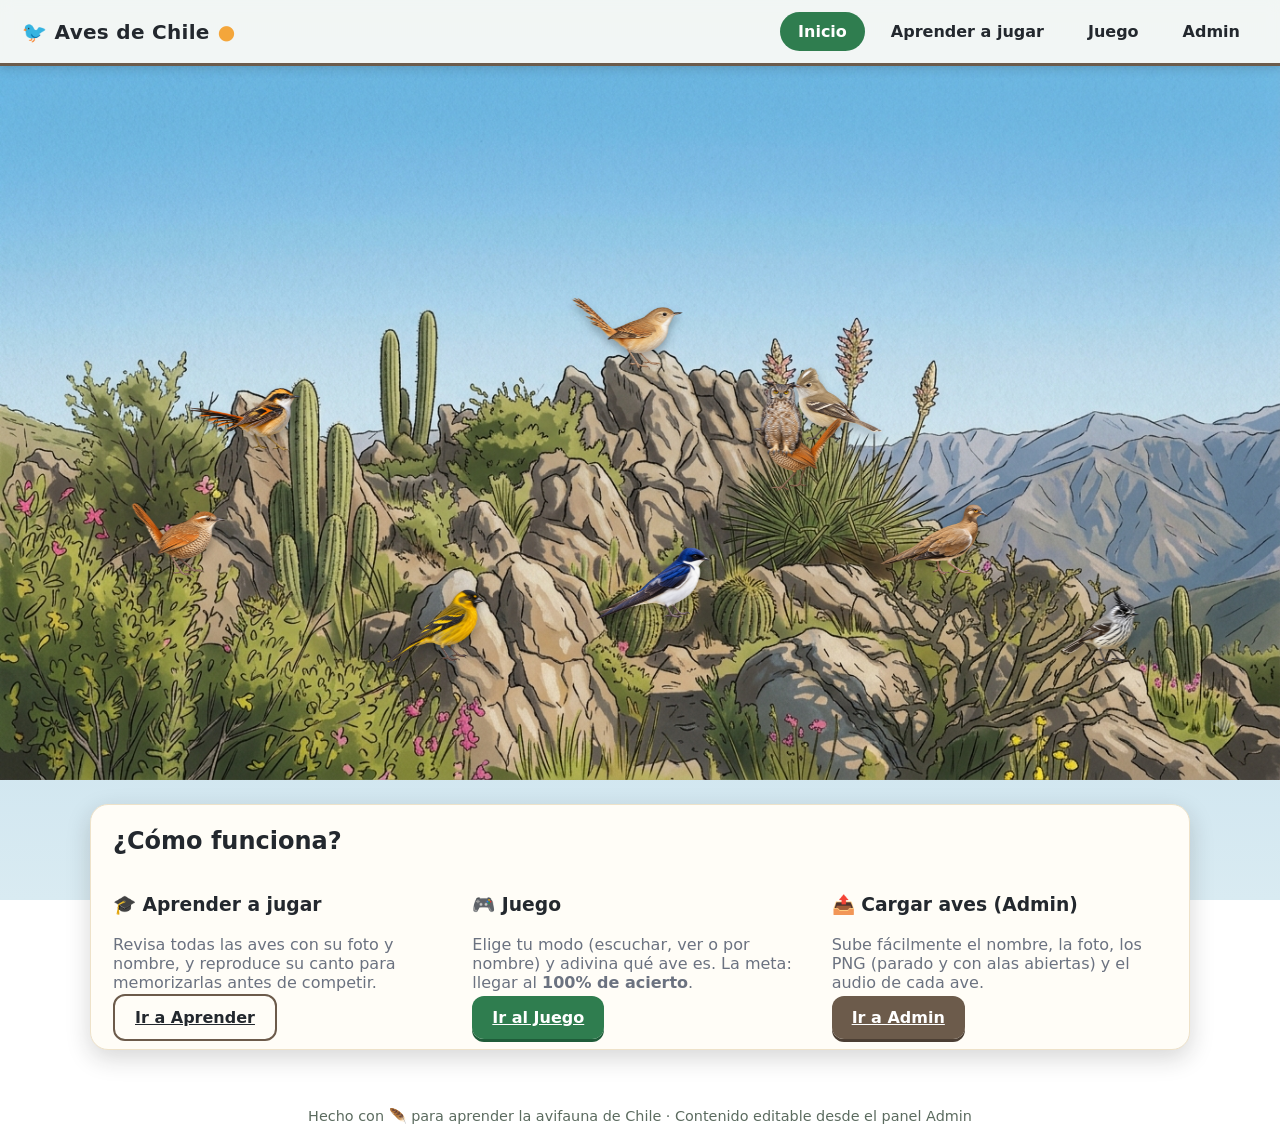
<file: index.html>
<!DOCTYPE html>
<html lang="es">
<head>
  <meta charset="UTF-8" />
  <meta name="viewport" content="width=device-width, initial-scale=1.0" />
  <title>Aves de Chile — Aprende a reconocerlas</title>
  <link rel="stylesheet" href="css/styles.css?v=3" />
</head>
<body>
  <nav class="topbar">
    <div class="brand">🐦 Aves de Chile <span class="dot">●</span></div>
    <a class="nav-link active" href="index.html">Inicio</a>
    <a class="nav-link nav-go" href="learn.html">Aprender a jugar</a>
    <a class="nav-link nav-go" href="game.html">Juego</a>
    <a class="nav-link nav-go" href="admin.html">Admin</a>
  </nav>

  <header class="hero-scene" id="hero">
    <div class="scene-name" id="hoverName"></div>
    <img class="scene-img" src="assets/scene/portada.png" alt="Paisaje del matorral chileno con rocas, quiscos y puya" />
    <div class="scene-birds" id="ledge"></div>
  </header>

  <main class="wrap intro-cards">
    <div class="card">
      <h2>¿Cómo funciona?</h2>
      <div class="row" style="gap:24px; align-items:flex-start">
        <div style="flex:1; min-width:220px">
          <h3>🎓 Aprender a jugar</h3>
          <p class="muted">Revisa todas las aves con su foto y nombre, y reproduce su canto para memorizarlas antes de competir.</p>
          <a class="btn ghost nav-go" href="learn.html">Ir a Aprender</a>
        </div>
        <div style="flex:1; min-width:220px">
          <h3>🎮 Juego</h3>
          <p class="muted">Elige tu modo (escuchar, ver o por nombre) y adivina qué ave es. La meta: llegar al <b>100% de acierto</b>.</p>
          <a class="btn nav-go" href="game.html">Ir al Juego</a>
        </div>
        <div style="flex:1; min-width:220px">
          <h3>📤 Cargar aves (Admin)</h3>
          <p class="muted">Sube fácilmente el nombre, la foto, los PNG (parado y con alas abiertas) y el audio de cada ave.</p>
          <a class="btn secondary nav-go" href="admin.html">Ir a Admin</a>
        </div>
      </div>
    </div>
  </main>

  <footer>Hecho con 🪶 para aprender la avifauna de Chile · Contenido editable desde el panel Admin</footer>

  <audio id="chirp"></audio>

  <script src="js/birds.js?v=3"></script>
  <script src="js/storage.js?v=3"></script>
  <script src="js/home.js?v=3"></script>
</body>
</html>
</file>
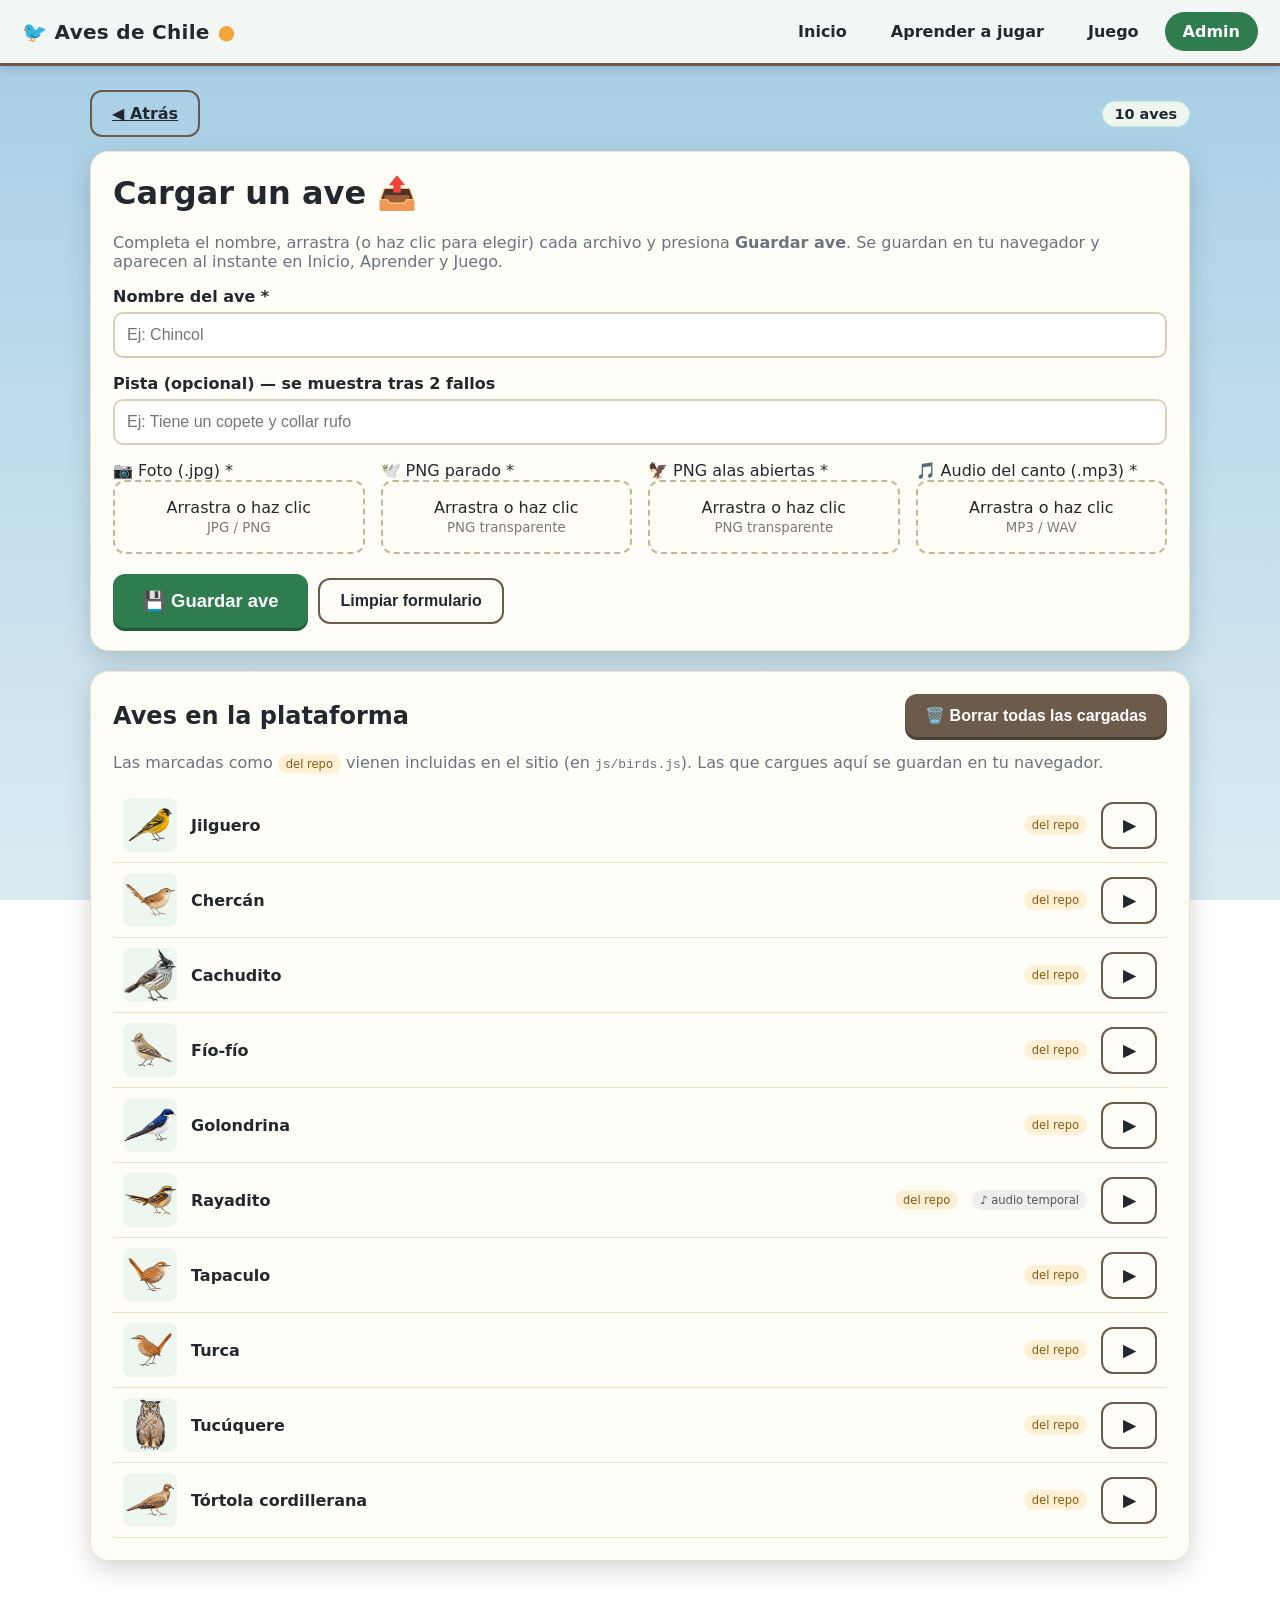
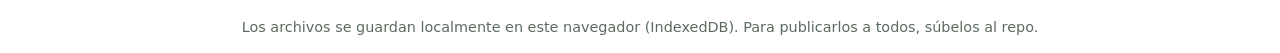
<file: admin.html>
<!DOCTYPE html>
<html lang="es">
<head>
  <meta charset="UTF-8" />
  <meta name="viewport" content="width=device-width, initial-scale=1.0" />
  <title>Admin — Cargar aves</title>
  <link rel="stylesheet" href="css/styles.css?v=3" />
</head>
<body>
  <nav class="topbar">
    <div class="brand">🐦 Aves de Chile <span class="dot">●</span></div>
    <a class="nav-link" href="index.html">Inicio</a>
    <a class="nav-link" href="learn.html">Aprender a jugar</a>
    <a class="nav-link" href="game.html">Juego</a>
    <a class="nav-link active" href="admin.html">Admin</a>
  </nav>

  <div class="wrap">
    <div class="row">
      <a class="btn ghost" href="index.html">◀ Atrás</a>
      <div class="spacer"></div>
      <span class="pill-info" id="count">—</span>
    </div>

    <!-- Formulario de carga -->
    <div class="card" style="margin-top:14px">
      <h1>Cargar un ave 📤</h1>
      <p class="muted">
        Completa el nombre, arrastra (o haz clic para elegir) cada archivo y presiona <b>Guardar ave</b>.
        Se guardan en tu navegador y aparecen al instante en Inicio, Aprender y Juego.
      </p>

      <div class="form-row">
        <label for="name">Nombre del ave *</label>
        <input type="text" id="name" placeholder="Ej: Chincol" />
      </div>

      <div class="form-row">
        <label for="hint">Pista (opcional) — se muestra tras 2 fallos</label>
        <input type="text" id="hint" placeholder="Ej: Tiene un copete y collar rufo" />
      </div>

      <div class="upload-grid">
        <div>
          <label>📷 Foto (.jpg) *</label>
          <div class="drop" data-target="photo">
            <div>Arrastra o haz clic</div>
            <small>JPG / PNG</small>
            <input type="file" accept="image/*" hidden />
            <div class="preview"></div>
          </div>
        </div>
        <div>
          <label>🕊️ PNG parado *</label>
          <div class="drop" data-target="standing">
            <div>Arrastra o haz clic</div>
            <small>PNG transparente</small>
            <input type="file" accept="image/png,image/*" hidden />
            <div class="preview"></div>
          </div>
        </div>
        <div>
          <label>🦅 PNG alas abiertas *</label>
          <div class="drop" data-target="open">
            <div>Arrastra o haz clic</div>
            <small>PNG transparente</small>
            <input type="file" accept="image/png,image/*" hidden />
            <div class="preview"></div>
          </div>
        </div>
        <div>
          <label>🎵 Audio del canto (.mp3) *</label>
          <div class="drop" data-target="audio">
            <div>Arrastra o haz clic</div>
            <small>MP3 / WAV</small>
            <input type="file" accept="audio/*" hidden />
            <div class="preview"></div>
          </div>
        </div>
      </div>

      <div class="row" style="margin-top:20px">
        <button class="btn big" id="saveBtn">💾 Guardar ave</button>
        <button class="btn ghost" id="clearFormBtn">Limpiar formulario</button>
        <span class="muted" id="formMsg"></span>
      </div>
    </div>

    <!-- Lista de aves cargadas -->
    <div class="card" style="margin-top:20px">
      <div class="row">
        <h2 style="margin:0">Aves en la plataforma</h2>
        <div class="spacer"></div>
        <button class="btn secondary" id="wipeBtn">🗑️ Borrar todas las cargadas</button>
      </div>
      <p class="muted">Las marcadas como <span class="badge seed">del repo</span> vienen incluidas en el sitio (en <code>js/birds.js</code>). Las que cargues aquí se guardan en tu navegador.</p>
      <div class="admin-list" id="list"></div>
    </div>
  </div>

  <div class="toast" id="toast"></div>
  <footer>Los archivos se guardan localmente en este navegador (IndexedDB). Para publicarlos a todos, súbelos al repo.</footer>

  <audio id="prev"></audio>
  <script src="js/birds.js?v=3"></script>
  <script src="js/storage.js?v=3"></script>
  <script src="js/admin.js?v=3"></script>
</body>
</html>
</file>
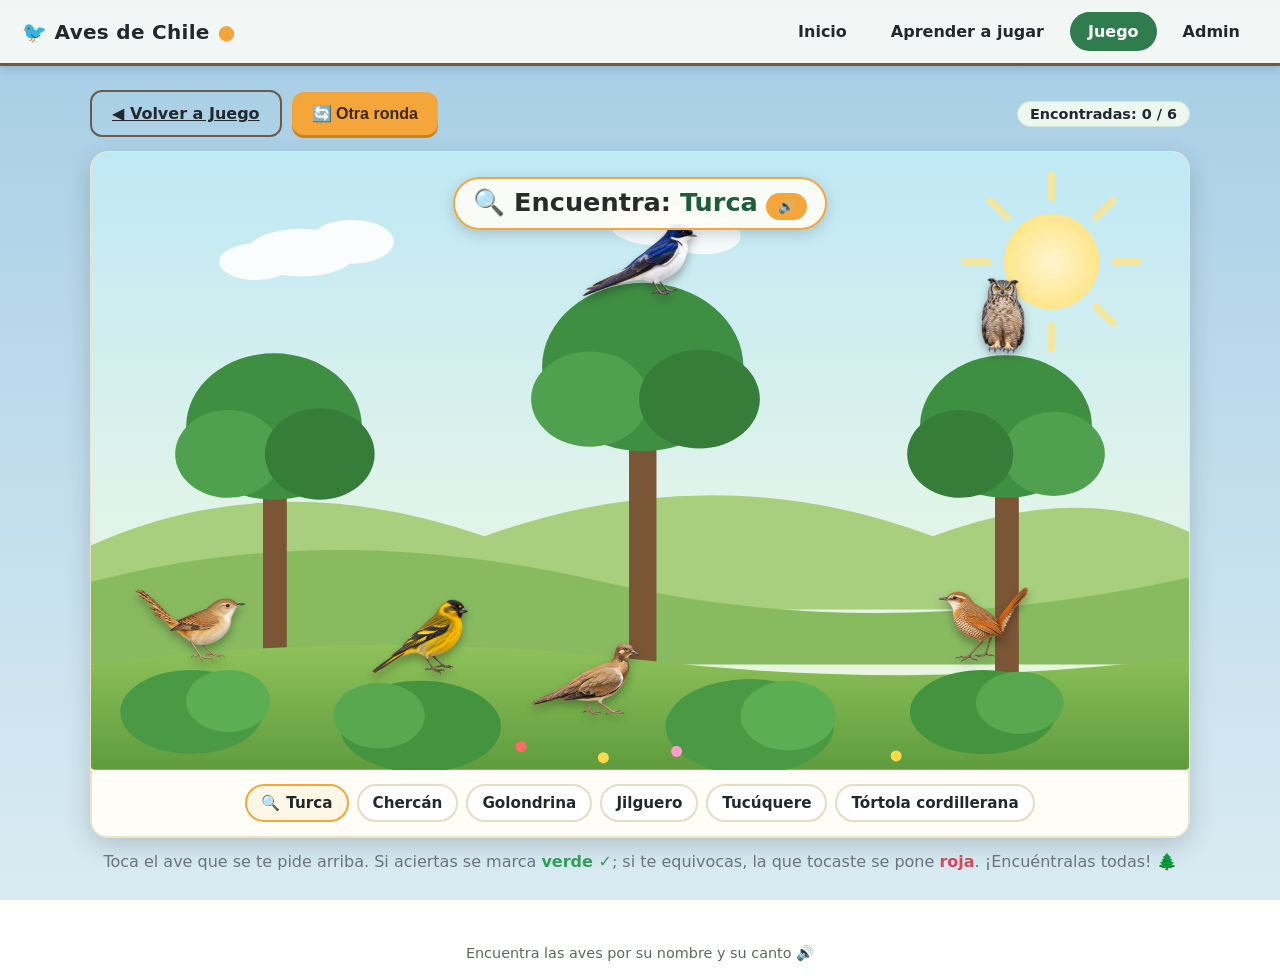
<file: buscar.html>
<!DOCTYPE html>
<html lang="es">
<head>
  <meta charset="UTF-8" />
  <meta name="viewport" content="width=device-width, initial-scale=1.0" />
  <title>Encuentra el ave — Aves de Chile</title>
  <link rel="stylesheet" href="css/styles.css?v=3" />
</head>
<body>
  <nav class="topbar">
    <div class="brand">🐦 Aves de Chile <span class="dot">●</span></div>
    <a class="nav-link" href="index.html">Inicio</a>
    <a class="nav-link" href="learn.html">Aprender a jugar</a>
    <a class="nav-link active" href="game.html">Juego</a>
    <a class="nav-link" href="admin.html">Admin</a>
  </nav>

  <div class="wrap">
    <div class="row">
      <a class="btn ghost" href="game.html">◀ Volver a Juego</a>
      <button class="btn sun" id="restart">🔄 Otra ronda</button>
      <div class="spacer"></div>
      <span class="pill-info" id="score">Encontradas: 0 / 0</span>
    </div>

    <div class="card" style="margin-top:14px; padding:0; overflow:hidden">
      <div class="find-scene" id="scene">
        <div class="find-banner" id="banner"></div>

        <!-- Bosque animado -->
        <svg class="forest" viewBox="0 0 1200 675" preserveAspectRatio="xMidYMid slice" aria-hidden="true">
          <defs>
            <linearGradient id="sky" x1="0" y1="0" x2="0" y2="1">
              <stop offset="0" stop-color="#bfe8f5"/><stop offset="0.55" stop-color="#dff3ea"/><stop offset="1" stop-color="#eef7d8"/>
            </linearGradient>
            <linearGradient id="ground" x1="0" y1="0" x2="0" y2="1">
              <stop offset="0" stop-color="#8fc25a"/><stop offset="1" stop-color="#5f9c3e"/>
            </linearGradient>
            <radialGradient id="sun" cx="0.5" cy="0.5" r="0.5">
              <stop offset="0" stop-color="#fff6cf"/><stop offset="1" stop-color="#ffe58a"/>
            </radialGradient>
          </defs>

          <rect width="1200" height="675" fill="url(#sky)"/>

          <!-- Sol con rayos -->
          <g transform="translate(1050,120)">
            <g class="rays" fill="none" stroke="#ffe58a" stroke-width="8" stroke-linecap="round" opacity=".8">
              <line x1="0" y1="-95" x2="0" y2="-70"/><line x1="0" y1="70" x2="0" y2="95"/>
              <line x1="-95" y1="0" x2="-70" y2="0"/><line x1="70" y1="0" x2="95" y2="0"/>
              <line x1="-67" y1="-67" x2="-49" y2="-49"/><line x1="49" y1="49" x2="67" y2="67"/>
              <line x1="-67" y1="67" x2="-49" y2="49"/><line x1="49" y1="-49" x2="67" y2="-67"/>
            </g>
            <circle r="52" fill="url(#sun)"/>
          </g>

          <!-- Nubes -->
          <g class="cloud-a" fill="#ffffff" opacity=".9">
            <ellipse cx="230" cy="110" rx="60" ry="26"/><ellipse cx="285" cy="98" rx="46" ry="24"/><ellipse cx="180" cy="120" rx="40" ry="20"/>
          </g>
          <g class="cloud-b" fill="#ffffff" opacity=".8">
            <ellipse cx="620" cy="80" rx="52" ry="22"/><ellipse cx="670" cy="92" rx="40" ry="20"/>
          </g>

          <!-- Cerros de fondo -->
          <path d="M0 430 Q200 340 430 420 Q680 330 920 420 Q1080 360 1200 415 L1200 500 0 500 Z" fill="#a7cf7e"/>
          <path d="M0 470 Q260 400 560 470 T1200 465 L1200 560 0 560 Z" fill="#88bb60"/>

          <!-- Árbol izquierda -->
          <g class="tree t1">
            <rect x="188" y="360" width="26" height="250" rx="10" fill="#7a5636"/>
            <ellipse cx="200" cy="300" rx="96" ry="80" fill="#3f8f43"/>
            <ellipse cx="150" cy="330" rx="58" ry="48" fill="#4fa04f"/>
            <ellipse cx="250" cy="330" rx="60" ry="50" fill="#357d38"/>
          </g>
          <!-- Árbol centro (más alto) -->
          <g class="tree t2">
            <rect x="588" y="300" width="30" height="315" rx="12" fill="#7a5636"/>
            <ellipse cx="603" cy="235" rx="110" ry="92" fill="#3f8f43"/>
            <ellipse cx="545" cy="270" rx="64" ry="52" fill="#4fa04f"/>
            <ellipse cx="665" cy="270" rx="66" ry="54" fill="#357d38"/>
          </g>
          <!-- Árbol derecha -->
          <g class="tree t3">
            <rect x="988" y="360" width="26" height="250" rx="10" fill="#7a5636"/>
            <ellipse cx="1000" cy="300" rx="94" ry="78" fill="#3f8f43"/>
            <ellipse cx="1052" cy="330" rx="56" ry="46" fill="#4fa04f"/>
            <ellipse cx="950" cy="330" rx="58" ry="48" fill="#357d38"/>
          </g>

          <!-- Suelo -->
          <path d="M0 560 Q300 520 600 555 T1200 552 L1200 675 0 675 Z" fill="url(#ground)"/>

          <!-- Arbustos -->
          <g>
            <ellipse cx="110" cy="612" rx="78" ry="46" fill="#4a9a45"/><ellipse cx="150" cy="600" rx="46" ry="34" fill="#5cae53"/>
            <ellipse cx="360" cy="628" rx="88" ry="50" fill="#43933f"/><ellipse cx="315" cy="616" rx="50" ry="36" fill="#57a84e"/>
            <ellipse cx="720" cy="628" rx="92" ry="52" fill="#4a9a45"/><ellipse cx="762" cy="616" rx="52" ry="38" fill="#5cae53"/>
            <ellipse cx="975" cy="612" rx="80" ry="46" fill="#43933f"/><ellipse cx="1015" cy="602" rx="48" ry="34" fill="#57a84e"/>
          </g>
          <!-- Florcitas -->
          <g><circle cx="470" cy="650" r="6" fill="#ff6b6b"/><circle cx="560" cy="662" r="6" fill="#ffd94a"/><circle cx="640" cy="655" r="6" fill="#ff9ecb"/><circle cx="880" cy="660" r="6" fill="#ffd94a"/></g>
        </svg>

        <div class="find-birds" id="birds"></div>
      </div>
      <div class="find-list" id="list"></div>
    </div>

    <p class="muted center" style="margin-top:14px">
      Toca el ave que se te pide arriba. Si aciertas se marca <b style="color:#2f9e57">verde ✓</b>;
      si te equivocas, la que tocaste se pone <b style="color:#d1495b">roja</b>. ¡Encuéntralas todas! 🌲
    </p>
  </div>

  <!-- Modal de victoria -->
  <div class="overlay" id="winOverlay">
    <div class="modal">
      <h2 id="winTitle">🎉 ¡Muy bien!</h2>
      <p class="muted" id="winMsg"></p>
      <button class="btn" id="playAgain">🔄 Jugar otra vez</button>
      <a class="btn secondary" href="game.html">🎮 Volver a Juego</a>
    </div>
  </div>

  <footer>Encuentra las aves por su nombre y su canto 🔊</footer>

  <audio id="callAudio"></audio>

  <script src="js/birds.js?v=3"></script>
  <script src="js/storage.js?v=3"></script>
  <script src="js/buscar.js?v=3"></script>
</body>
</html>
</file>
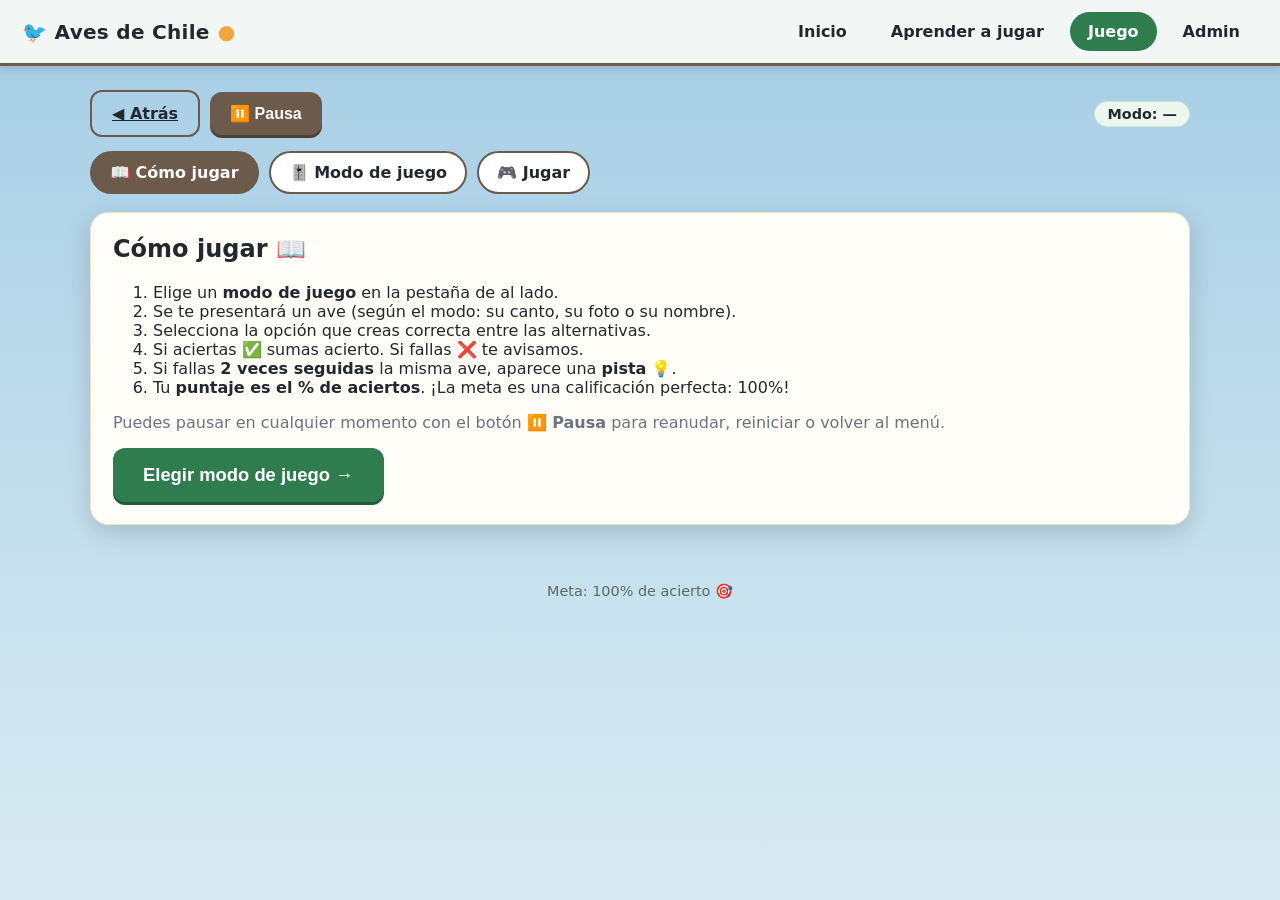
<file: game.html>
<!DOCTYPE html>
<html lang="es">
<head>
  <meta charset="UTF-8" />
  <meta name="viewport" content="width=device-width, initial-scale=1.0" />
  <title>Juego — Aves de Chile</title>
  <link rel="stylesheet" href="css/styles.css?v=3" />
</head>
<body>
  <nav class="topbar">
    <div class="brand">🐦 Aves de Chile <span class="dot">●</span></div>
    <a class="nav-link" href="index.html">Inicio</a>
    <a class="nav-link" href="learn.html">Aprender a jugar</a>
    <a class="nav-link active" href="game.html">Juego</a>
    <a class="nav-link" href="admin.html">Admin</a>
  </nav>

  <div class="wrap">
    <div class="row">
      <a class="btn ghost" href="index.html">◀ Atrás</a>
      <button class="btn secondary" id="pauseBtn">⏸️ Pausa</button>
      <div class="spacer"></div>
      <span class="pill-info" id="modeLabel">Modo: —</span>
    </div>

    <!-- Pestañas -->
    <div class="tabs" style="margin-top:14px">
      <div class="tab active" data-tab="how">📖 Cómo jugar</div>
      <div class="tab" data-tab="mode">🎚️ Modo de juego</div>
      <div class="tab" data-tab="play">🎮 Jugar</div>
    </div>

    <!-- CÓMO JUGAR -->
    <section class="card tab-panel" id="panel-how">
      <h1>Cómo jugar 📖</h1>
      <ol>
        <li>Elige un <b>modo de juego</b> en la pestaña de al lado.</li>
        <li>Se te presentará un ave (según el modo: su canto, su foto o su nombre).</li>
        <li>Selecciona la opción que creas correcta entre las alternativas.</li>
        <li>Si aciertas ✅ sumas acierto. Si fallas ❌ te avisamos.</li>
        <li>Si fallas <b>2 veces seguidas</b> la misma ave, aparece una <b>pista</b> 💡.</li>
        <li>Tu <b>puntaje es el % de aciertos</b>. ¡La meta es una calificación perfecta: 100%!</li>
      </ol>
      <p class="muted">Puedes pausar en cualquier momento con el botón <b>⏸️ Pausa</b> para reanudar, reiniciar o volver al menú.</p>
      <button class="btn big" data-goto="mode">Elegir modo de juego →</button>
    </section>

    <!-- MODO DE JUEGO -->
    <section class="card tab-panel hidden" id="panel-mode">
      <h1>Modo de juego 🎚️</h1>
      <p class="muted">¿Desde qué sentido quieres adivinar el ave?</p>
      <div class="mode-grid">
        <div class="mode-card" data-mode="listen">
          <div class="emoji">🔊</div>
          <h3>Escuchar</h3>
          <p class="muted">Suena el canto y eliges el ave correcta entre fotos.</p>
        </div>
        <div class="mode-card" data-mode="see">
          <div class="emoji">👁️</div>
          <h3>Ver</h3>
          <p class="muted">Ves la foto y eliges el nombre correcto.</p>
        </div>
        <div class="mode-card" data-mode="name">
          <div class="emoji">📖</div>
          <h3>Por nombre</h3>
          <p class="muted">Lees el nombre y eliges la foto correcta.</p>
        </div>
        <div class="mode-card" data-mode="buscar">
          <div class="emoji">🔍</div>
          <h3>Encuentra el ave</h3>
          <p class="muted">Búscala en el bosque entre varias aves y tócala.</p>
        </div>
      </div>
      <div class="row" style="margin-top:18px">
        <button class="btn big" id="startBtn" disabled>▶ Empezar a jugar</button>
        <span class="muted" id="modeHint">Selecciona un modo para empezar.</span>
      </div>
    </section>

    <!-- JUGAR -->
    <section class="card tab-panel hidden" id="panel-play">
      <div class="scorebar">
        <b id="scoreText">Acierto: 0%</b>
        <div class="progress"><span id="progressBar"></span></div>
        <span class="pill-info" id="roundText">Ave 0 / 0</span>
      </div>

      <div id="prompt" class="center" style="margin:10px 0 6px"></div>
      <div class="feedback center" id="feedback"></div>
      <div class="options-grid" id="options"></div>
      <div class="hint-box hidden" id="hintBox"></div>

      <div class="row" style="margin-top:18px; justify-content:center" id="nextRow">
        <!-- botón siguiente / resultado -->
      </div>
    </section>
  </div>

  <!-- Modal de pausa -->
  <div class="overlay" id="pauseOverlay">
    <div class="modal">
      <h2>⏸️ Pausa</h2>
      <p class="muted">¿Qué quieres hacer?</p>
      <button class="btn" id="resumeBtn">▶ Reanudar</button>
      <button class="btn sun" id="restartBtn">🔄 Reiniciar</button>
      <button class="btn secondary" id="menuBtn">🏠 Menú principal</button>
    </div>
  </div>

  <footer>Meta: 100% de acierto 🎯</footer>

  <audio id="gameAudio"></audio>

  <script src="js/birds.js?v=3"></script>
  <script src="js/storage.js?v=3"></script>
  <script src="js/game.js?v=3"></script>
</body>
</html>
</file>
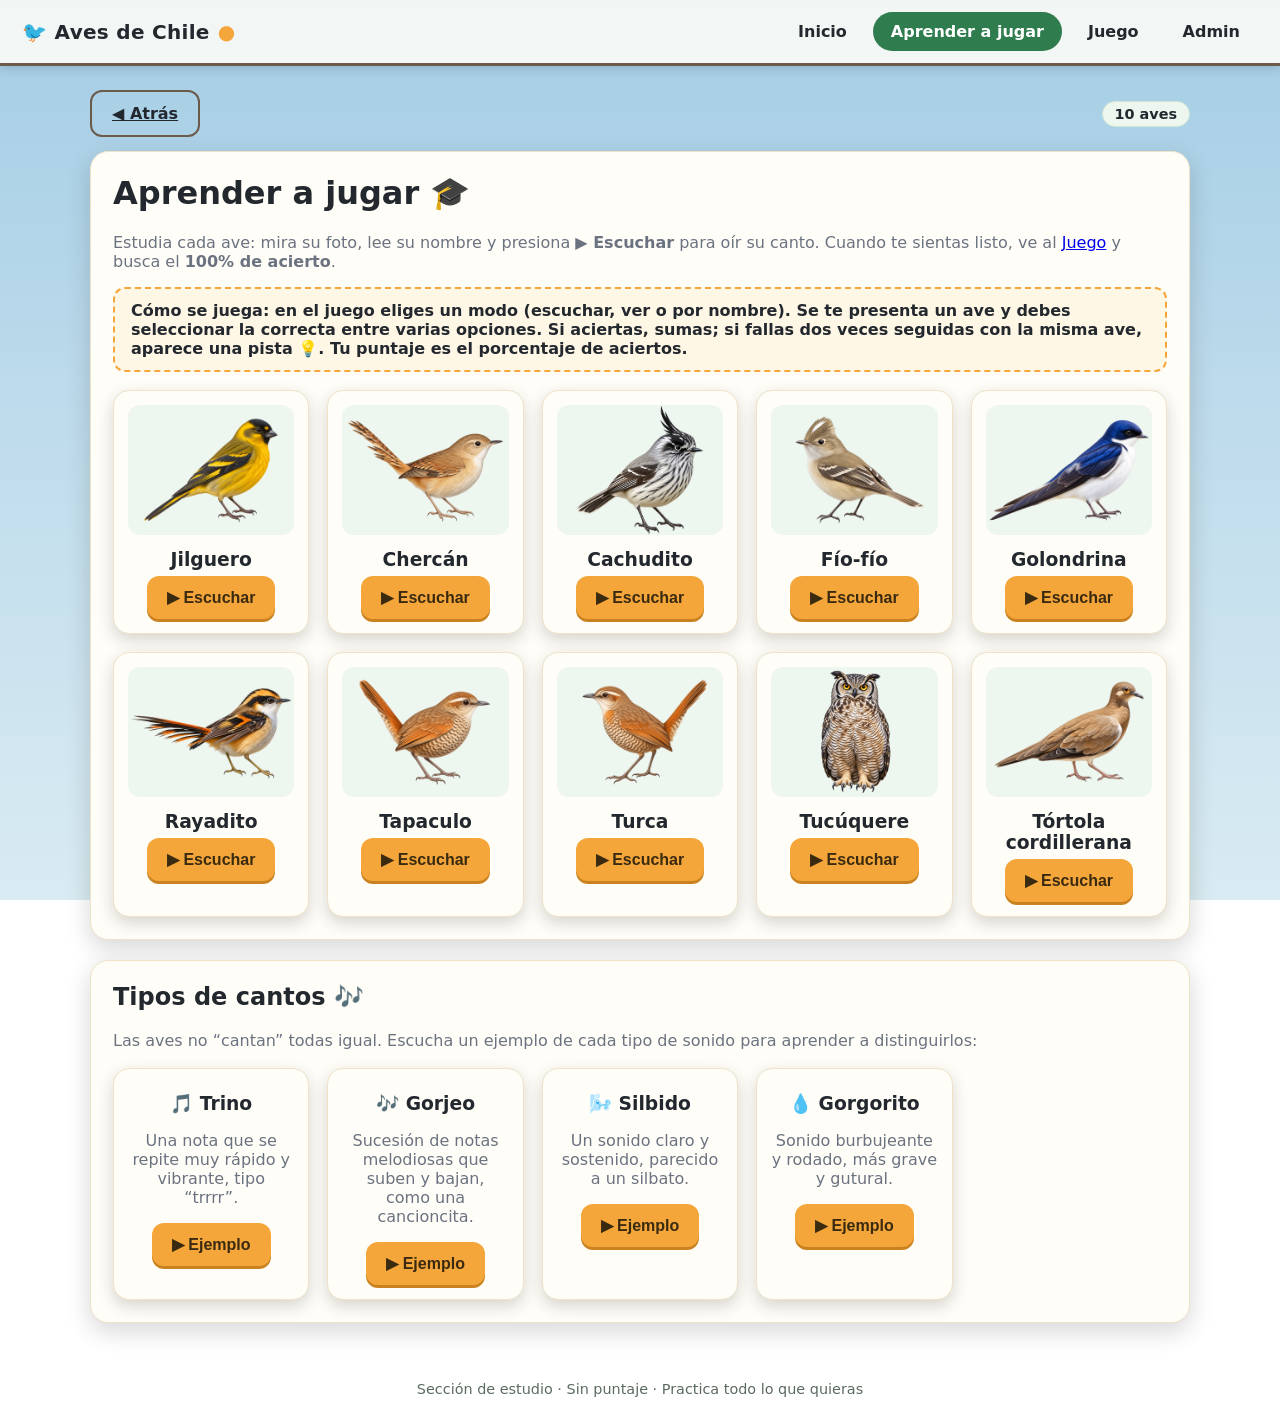
<file: learn.html>
<!DOCTYPE html>
<html lang="es">
<head>
  <meta charset="UTF-8" />
  <meta name="viewport" content="width=device-width, initial-scale=1.0" />
  <title>Aprender — Aves de Chile</title>
  <link rel="stylesheet" href="css/styles.css?v=3" />
</head>
<body>
  <nav class="topbar">
    <div class="brand">🐦 Aves de Chile <span class="dot">●</span></div>
    <a class="nav-link" href="index.html">Inicio</a>
    <a class="nav-link active" href="learn.html">Aprender a jugar</a>
    <a class="nav-link" href="game.html">Juego</a>
    <a class="nav-link" href="admin.html">Admin</a>
  </nav>

  <div class="wrap">
    <div class="row">
      <a class="btn ghost" href="index.html">◀ Atrás</a>
      <div class="spacer"></div>
      <span class="pill-info" id="count">—</span>
    </div>

    <div class="card" style="margin-top:14px">
      <h1>Aprender a jugar 🎓</h1>
      <p class="muted">
        Estudia cada ave: mira su foto, lee su nombre y presiona <b>▶ Escuchar</b> para oír su canto.
        Cuando te sientas listo, ve al <a href="game.html">Juego</a> y busca el <b>100% de acierto</b>.
      </p>
      <div class="hint-box">
        <b>Cómo se juega:</b> en el juego eliges un modo (escuchar, ver o por nombre). Se te presenta un ave
        y debes seleccionar la correcta entre varias opciones. Si aciertas, sumas; si fallas dos veces seguidas
        con la misma ave, aparece una <b>pista</b> 💡. Tu puntaje es el <b>porcentaje de aciertos</b>.
      </div>

      <div class="grid" id="grid">
        <p class="muted">Cargando aves…</p>
      </div>
    </div>

    <div class="card" style="margin-top:20px">
      <h2>Tipos de cantos 🎶</h2>
      <p class="muted">Las aves no “cantan” todas igual. Escucha un ejemplo de cada tipo de sonido para aprender a distinguirlos:</p>
      <div class="grid">
        <div class="bird-card">
          <h3>🎵 Trino</h3>
          <p class="muted">Una nota que se repite muy rápido y vibrante, tipo “trrrr”.</p>
          <button class="btn sun" data-sound="trino">▶ Ejemplo</button>
        </div>
        <div class="bird-card">
          <h3>🎶 Gorjeo</h3>
          <p class="muted">Sucesión de notas melodiosas que suben y bajan, como una cancioncita.</p>
          <button class="btn sun" data-sound="gorjeo">▶ Ejemplo</button>
        </div>
        <div class="bird-card">
          <h3>🌬️ Silbido</h3>
          <p class="muted">Un sonido claro y sostenido, parecido a un silbato.</p>
          <button class="btn sun" data-sound="silbido">▶ Ejemplo</button>
        </div>
        <div class="bird-card">
          <h3>💧 Gorgorito</h3>
          <p class="muted">Sonido burbujeante y rodado, más grave y gutural.</p>
          <button class="btn sun" data-sound="gorgorito">▶ Ejemplo</button>
        </div>
      </div>
    </div>
  </div>

  <footer>Sección de estudio · Sin puntaje · Practica todo lo que quieras</footer>

  <audio id="player"></audio>

  <script src="js/birds.js?v=3"></script>
  <script src="js/storage.js?v=3"></script>
  <script src="js/birdsounds.js?v=3"></script>
  <script src="js/learn.js?v=3"></script>
  <script>
    document.querySelectorAll("[data-sound]").forEach((b) =>
      b.addEventListener("click", () => window.BirdSounds.play(b.dataset.sound))
    );
  </script>
</body>
</html>
</file>
<file: css/styles.css>
/* ===========================================================
   Aves de Chile — estilos globales
   Paleta inspirada en el paisaje chileno: cielo andino,
   cordillera, tierra y flora nativa.
   =========================================================== */

:root {
  --sky-top: #cfeaf6;
  --sky-bot: #eaf6ef;
  --andes: #7c8b9a;
  --andes-snow: #f4f8fb;
  --rock: #6c5b4b;
  --rock-dark: #4c3f34;
  --earth: #b98a5a;
  --leaf: #2f7d4f;
  --leaf-dark: #1f5c39;
  --sun: #f4a63b;
  --ink: #23282e;
  --paper: #fffdf7;
  --ok: #2f9e57;
  --bad: #d1495b;
  --shadow: rgba(30, 30, 30, 0.18);
}

* { box-sizing: border-box; }

html, body {
  margin: 0;
  padding: 0;
  font-family: "Segoe UI", system-ui, -apple-system, sans-serif;
  color: var(--ink);
  min-height: 100vh;
}

body {
  /* Cielo azul (tomado de la portada) — es el fondo de todas las páginas.
     En Inicio, la escena se superpone abajo. */
  background: linear-gradient(180deg, #a4cde5 0%, #bfdcec 48%, #d9ebf2 100%);
  background-attachment: fixed;
  display: flex;
  flex-direction: column;
}

/* ---------- Barra superior ---------- */
.topbar {
  display: flex;
  align-items: center;
  gap: 8px;
  padding: 12px 22px;
  background: rgba(255, 253, 247, 0.85);
  backdrop-filter: blur(6px);
  border-bottom: 3px solid var(--rock);
  box-shadow: 0 2px 10px var(--shadow);
  position: sticky;
  top: 0;
  z-index: 30;
  flex-wrap: wrap;
}
.brand {
  font-weight: 800;
  font-size: 1.25rem;
  letter-spacing: .3px;
  margin-right: auto;
  display: flex;
  align-items: center;
  gap: 8px;
}
.brand .dot { color: var(--sun); }

.nav-link {
  text-decoration: none;
  color: var(--ink);
  font-weight: 600;
  padding: 8px 16px;
  border-radius: 999px;
  border: 2px solid transparent;
  transition: all .15s ease;
}
.nav-link:hover { background: #eef6ef; border-color: var(--leaf); }
.nav-link.active { background: var(--leaf); color: #fff; }

/* ---------- Botones ---------- */
.btn {
  cursor: pointer;
  border: none;
  border-radius: 12px;
  padding: 12px 20px;
  font-size: 1rem;
  font-weight: 700;
  background: var(--leaf);
  color: #fff;
  box-shadow: 0 3px 0 var(--leaf-dark);
  transition: transform .08s ease, box-shadow .08s ease, background .15s;
}
.btn:hover { background: var(--leaf-dark); }
.btn:active { transform: translateY(3px); box-shadow: 0 0 0 var(--leaf-dark); }
.btn.secondary { background: var(--rock); box-shadow: 0 3px 0 var(--rock-dark); }
.btn.secondary:hover { background: var(--rock-dark); }
.btn.ghost { background: transparent; color: var(--ink); box-shadow: none; border: 2px solid var(--rock); }
.btn.sun { background: var(--sun); box-shadow: 0 3px 0 #c9821f; color: #3a2a10; }
.btn.big { padding: 16px 30px; font-size: 1.15rem; }
.btn:disabled { opacity: .5; cursor: not-allowed; }

/* ---------- Contenedores ---------- */
.wrap { width: min(1100px, 92vw); margin: 0 auto; padding: 24px 0 40px; }
.card {
  background: var(--paper);
  border-radius: 18px;
  padding: 22px;
  box-shadow: 0 8px 24px var(--shadow);
  border: 1px solid #eee2c9;
}
h1, h2 { margin-top: 0; }
.muted { color: #6b7280; }

/* ---------- HERO / Inicio ---------- */
.hero {
  position: relative;
  overflow: hidden;
  min-height: 420px;
  border-radius: 0;
  display: flex;
  flex-direction: column;
  align-items: center;
  text-align: center;
  padding-top: 34px;
}
.andes {
  position: absolute;
  bottom: 120px;
  left: 0; right: 0;
  height: 220px;
  z-index: 0;
  pointer-events: none;
}
.hero-title {
  position: relative;
  z-index: 2;
  font-size: clamp(1.8rem, 4vw, 3rem);
  margin: 0;
  text-shadow: 0 2px 0 #fff;
}
.hero-sub { position: relative; z-index: 2; max-width: 620px; }
.hover-name {
  position: relative;
  z-index: 3;
  min-height: 46px;
  font-size: 1.6rem;
  font-weight: 800;
  color: var(--leaf-dark);
  text-shadow: 0 1px 0 #fff;
  transition: opacity .2s;
}

/* ---------- Borde de roca con aves posadas ---------- */
.rock-ledge {
  position: relative;
  margin-top: auto;
  width: 100%;
  min-height: 170px;
  background:
    radial-gradient(circle at 20% 40%, #7a6858 0 8px, transparent 9px),
    radial-gradient(circle at 62% 30%, #5c4d40 0 10px, transparent 11px),
    radial-gradient(circle at 85% 55%, #7a6858 0 7px, transparent 8px),
    linear-gradient(180deg, var(--rock) 0%, var(--rock-dark) 100%);
  border-top: 6px solid #5a4a3c;
  box-shadow: inset 0 8px 18px rgba(0,0,0,.25);
  display: flex;
  align-items: flex-end;
  justify-content: center;
  gap: clamp(6px, 3vw, 40px);
  padding: 0 20px 10px;
  flex-wrap: wrap;
  z-index: 2;
}
.perch {
  position: relative;
  width: 96px;
  height: 150px;
  display: flex;
  align-items: flex-end;
  justify-content: center;
  cursor: pointer;
}
.perch img {
  width: 88px;
  height: auto;
  filter: drop-shadow(0 4px 4px rgba(0,0,0,.35));
  transition: transform .18s ease;
}
.perch .open-img { display: none; width: 128px; }
.perch:hover { transform: translateY(-8px); }
.perch:hover .stand-img { display: none; }
.perch:hover .open-img { display: block; }
.perch::after {
  content: "";
  position: absolute;
  bottom: -4px;
  width: 70px;
  height: 10px;
  background: rgba(0,0,0,.25);
  border-radius: 50%;
  filter: blur(3px);
}

/* ---------- Grilla Aprender ---------- */
.grid {
  display: grid;
  grid-template-columns: repeat(auto-fill, minmax(180px, 1fr));
  gap: 18px;
  margin-top: 18px;
}
.bird-card {
  background: var(--paper);
  border-radius: 16px;
  padding: 14px;
  text-align: center;
  box-shadow: 0 6px 16px var(--shadow);
  border: 1px solid #eee2c9;
  transition: transform .12s;
}
.bird-card:hover { transform: translateY(-4px); }
.bird-card img {
  width: 100%;
  height: 130px;
  object-fit: contain;
  background: #eef6f0;
  border-radius: 12px;
}
.bird-card h3 { margin: 10px 0 6px; }

/* ---------- Juego ---------- */
.tabs { display: flex; gap: 10px; flex-wrap: wrap; margin-bottom: 18px; }
.tab {
  padding: 10px 18px;
  border-radius: 999px;
  border: 2px solid var(--rock);
  background: #fff;
  cursor: pointer;
  font-weight: 700;
}
.tab.active { background: var(--rock); color: #fff; }

.options-grid {
  display: grid;
  grid-template-columns: repeat(auto-fit, minmax(150px, 1fr));
  gap: 14px;
  margin-top: 16px;
}
.option {
  background: #fff;
  border: 3px solid #e5dcc4;
  border-radius: 14px;
  padding: 12px;
  cursor: pointer;
  text-align: center;
  font-weight: 700;
  transition: border-color .12s, transform .1s;
}
.option:hover { border-color: var(--leaf); transform: translateY(-3px); }
.option img { width: 100%; height: 120px; object-fit: contain; }
.option.correct { border-color: var(--ok); background: #eafaf0; }
.option.wrong { border-color: var(--bad); background: #fdecef; }

.mode-grid { display: grid; grid-template-columns: repeat(auto-fit, minmax(200px,1fr)); gap: 16px; }
.mode-card {
  border: 3px solid #e5dcc4;
  border-radius: 16px;
  padding: 22px;
  cursor: pointer;
  text-align: center;
  background: #fff;
  transition: border-color .12s, transform .1s;
}
.mode-card:hover { border-color: var(--leaf); transform: translateY(-4px); }
.mode-card.selected { border-color: var(--leaf); background: #eafaf0; }
.mode-card .emoji { font-size: 2.6rem; }

.scorebar {
  display: flex; align-items: center; gap: 14px; flex-wrap: wrap;
  margin-bottom: 14px;
}
.progress {
  flex: 1; min-width: 160px; height: 20px; background: #e6e0cf;
  border-radius: 999px; overflow: hidden;
}
.progress > span {
  display: block; height: 100%; width: 0%;
  background: linear-gradient(90deg, var(--leaf), var(--sun));
  transition: width .4s ease;
}
.feedback { min-height: 30px; font-weight: 800; font-size: 1.15rem; }
.feedback.ok { color: var(--ok); }
.feedback.bad { color: var(--bad); }
.hint-box {
  background: #fff7e6; border: 2px dashed var(--sun);
  padding: 12px 16px; border-radius: 12px; margin-top: 12px;
  font-weight: 600;
}

/* ---------- Modal de pausa ---------- */
.overlay {
  position: fixed; inset: 0; background: rgba(20,20,20,.55);
  display: none; align-items: center; justify-content: center; z-index: 100;
}
.overlay.show { display: flex; }
.modal {
  background: var(--paper); border-radius: 18px; padding: 28px;
  width: min(380px, 90vw); text-align: center; box-shadow: 0 20px 50px rgba(0,0,0,.4);
}
.modal .btn { width: 100%; margin-top: 10px; }

/* ---------- Admin ---------- */
.form-row { margin-bottom: 16px; }
.form-row label { display: block; font-weight: 700; margin-bottom: 6px; }
.form-row input[type="text"] {
  width: 100%; padding: 12px; border-radius: 10px; border: 2px solid #d8cfb8; font-size: 1rem;
}
.drop {
  border: 2px dashed #c3b998; border-radius: 12px; padding: 16px;
  text-align: center; cursor: pointer; background: #fffdf5; transition: border-color .15s, background .15s;
}
.drop.hover { border-color: var(--leaf); background: #eafaf0; }
.drop small { color: #7a7a7a; }
.preview-thumb { max-width: 100%; max-height: 120px; margin-top: 10px; border-radius: 8px; }
.upload-grid { display: grid; grid-template-columns: repeat(auto-fit, minmax(200px,1fr)); gap: 16px; }

.admin-list { margin-top: 8px; }
.admin-item {
  display: flex; align-items: center; gap: 14px; padding: 10px;
  border-bottom: 1px solid #eee2c9;
}
.admin-item img { width: 54px; height: 54px; object-fit: contain; background: #eef6f0; border-radius: 8px; }
.admin-item .name { font-weight: 700; flex: 1; }
.badge { font-size: .72rem; padding: 3px 8px; border-radius: 999px; background: #eee; color: #555; }
.badge.seed { background: #fff0d6; color: #8a5a10; }

.toast {
  position: fixed; bottom: 20px; left: 50%; transform: translateX(-50%);
  background: var(--ink); color: #fff; padding: 12px 20px; border-radius: 10px;
  opacity: 0; pointer-events: none; transition: opacity .25s; z-index: 200;
}
.toast.show { opacity: 1; }

footer {
  text-align: center; padding: 18px; color: #5b6b5f; font-size: .9rem;
}

/* ---------- Utilidades ---------- */
.center { text-align: center; }
.row { display: flex; gap: 10px; flex-wrap: wrap; align-items: center; }
.spacer { flex: 1; }
.hidden { display: none !important; }
.pill-info {
  display: inline-block; background: #eef6f0; border: 1px solid #cfe6d6;
  padding: 4px 12px; border-radius: 999px; font-weight: 600; font-size: .9rem;
}

/* ===========================================================
   PORTADA CON ILUSTRACIÓN + AVES POSADAS (Inicio)
   =========================================================== */

/* La escena ocupa el ancho completo; su alto lo da la imagen. */
.hero-scene {
  position: relative;
  width: 100%;
  line-height: 0;
  overflow: hidden;
  transition: transform .6s cubic-bezier(.5,.05,.4,1), opacity .6s ease;
  will-change: transform;
  z-index: 1;
}
.hero-scene .scene-img {
  display: block;
  width: 100%;
  height: auto;
  user-select: none;
  -webkit-user-drag: none;
}

/* Nombre del ave que aparece al pasar el mouse */
.scene-name {
  position: absolute;
  top: 4%;
  left: 0; right: 0;
  text-align: center;
  font-size: clamp(1.4rem, 3.2vw, 2.6rem);
  font-weight: 800;
  color: #1f3a4d;
  text-shadow: 0 2px 8px rgba(255,255,255,.7), 0 1px 0 #fff;
  pointer-events: none;
  opacity: 0;
  transition: opacity .2s ease;
  z-index: 4;
  line-height: 1.1;
}
.scene-name.show { opacity: 1; }

/* Título de bienvenida sobre el cielo de la portada */
.hero-welcome {
  position: absolute;
  top: 5%;
  left: 0; right: 0;
  text-align: center;
  pointer-events: none;
  z-index: 3;
  padding: 0 16px;
  display: flex;
  flex-direction: column;
  align-items: center;
  gap: 8px;
  line-height: 1.25;
}
.hero-welcome h1 {
  margin: 0;
  font-size: clamp(1.4rem, 3.1vw, 2.4rem);
  color: #143649;
  text-shadow: 0 2px 10px rgba(255,255,255,.75), 0 1px 0 #fff;
}
.hero-welcome p {
  margin: 0;
  max-width: 560px;
  color: #21455a;
  font-weight: 600;
  font-size: clamp(.85rem, 1.5vw, 1rem);
  text-shadow: 0 1px 8px rgba(255,255,255,.9);
}

/* Capa de aves */
.scene-birds { position: absolute; inset: 0; z-index: 2; }
.perch-bird {
  position: absolute;
  transform: translate(-50%, -100%);
  cursor: pointer;
  transition: left 1.05s cubic-bezier(.35,.02,.25,1),
              top  1.05s cubic-bezier(.35,.02,.25,1);
  will-change: left, top;
}
.perch-bird.face-left { transform: translate(-50%, -100%) scaleX(-1); }
.perch-bird img {
  display: block;
  height: 100%;
  filter: drop-shadow(0 5px 4px rgba(0,0,0,.28));
}
/* Balanceo suave al estar posada */
.perch-bird.idle img { animation: birdBob 3.2s ease-in-out infinite; }
@keyframes birdBob {
  0%,100% { transform: translateY(0); }
  50%     { transform: translateY(-3px); }
}
/* Mientras vuela, sin balanceo */
.perch-bird.flying img { animation: none; }

/* Transición “cámara sube al cielo” al salir de Inicio */
body.leaving .hero-scene { transform: translateY(70%); opacity: 0; }
body.leaving .intro-cards { opacity: 0; transform: translateY(20px); }

/* Entrada suave al llegar a Inicio */
.hero-scene.enter { animation: sceneUp .7s cubic-bezier(.4,.05,.35,1) both; }
@keyframes sceneUp {
  from { transform: translateY(45%); opacity: 0; }
  to   { transform: none; opacity: 1; }
}

/* Tarjetas de intro bajo la escena */
.intro-cards { transition: opacity .5s ease, transform .5s ease; }

/* Fade-in de contenido en páginas de cielo */
.sky-fade { animation: skyFade .5s ease both; }
@keyframes skyFade { from { opacity: 0; transform: translateY(14px);} to{opacity:1;transform:none;} }

/* ===========================================================
   MÓVIL — ajustes para pantallas chicas (sin cambiar la lógica)
   =========================================================== */
@media (max-width: 640px) {
  /* Barra superior más compacta; los links quedan en una fila que
     se desliza horizontalmente si no caben. */
  .topbar {
    padding: 8px 10px;
    gap: 6px;
    flex-wrap: nowrap;
    overflow-x: auto;
    -webkit-overflow-scrolling: touch;
  }
  .topbar::-webkit-scrollbar { display: none; }
  .brand { font-size: 1rem; gap: 5px; white-space: nowrap; flex-shrink: 0; margin-right: 12px; }
  .brand .dot { display: none; }
  .nav-link { padding: 6px 10px; font-size: .88rem; white-space: nowrap; flex-shrink: 0; }

  /* El fondo fijo puede saltar en iOS: lo dejamos normal en móvil. */
  body { background-attachment: scroll; }

  /* Contenedores y tarjetas con menos aire. */
  .wrap { width: 94vw; padding: 16px 0 30px; }
  .card { padding: 15px; border-radius: 14px; }
  h1 { font-size: 1.5rem; }
  h2 { font-size: 1.25rem; }
  .btn { padding: 11px 16px; }
  .btn.big { padding: 13px 20px; font-size: 1.02rem; }

  /* Portada: nombre del ave más chico y arriba del todo. */
  .scene-name { font-size: 1.15rem; top: 2.5%; }

  /* Juego: opciones y grillas más apretadas. */
  .scorebar { gap: 8px; }
  .options-grid { grid-template-columns: repeat(auto-fit, minmax(120px, 1fr)); gap: 10px; }
  .option { padding: 9px; }
  .option img { height: 92px; }
  .mode-grid { grid-template-columns: 1fr; }
  .mode-card { padding: 16px; }

  /* Aprender: tarjetas de aves más chicas. */
  .grid { grid-template-columns: repeat(auto-fill, minmax(140px, 1fr)); gap: 12px; }
  .bird-card { padding: 11px; }
  .bird-card img { height: 108px; }

  /* Admin: zonas de carga en una columna. */
  .upload-grid { grid-template-columns: 1fr; }

  footer { padding: 14px; font-size: .82rem; }
}

/* Pantallas muy angostas (≤380px): apretar un poco más. */
@media (max-width: 380px) {
  .nav-link { padding: 5px 8px; font-size: .82rem; }
  .brand { font-size: .92rem; }
  .options-grid { grid-template-columns: 1fr 1fr; }
}

/* Controles interactivos: sin selección de texto ni destello al tocar (móvil). */
.btn, .tab, .option, .mode-card, .nav-link, .perch-bird, .drop, .brand {
  -webkit-user-select: none;
  user-select: none;
  -webkit-tap-highlight-color: transparent;
}

/* ===========================================================
   JUEGO "ENCUENTRA EL AVE" (buscar.html)
   =========================================================== */
.find-scene {
  position: relative;
  width: 100%;
  aspect-ratio: 16 / 9;      /* alto determinista: arregla el descuadre */
  overflow: hidden;
  border-radius: 0 0 4px 4px;
}
.find-scene .forest {
  position: absolute; inset: 0;
  width: 100%; height: 100%;
  display: block;
}
/* Animaciones del bosque */
.forest .cloud-a { animation: driftA 46s linear infinite; }
.forest .cloud-b { animation: driftB 62s linear infinite; }
.forest .tree    { transform-box: fill-box; transform-origin: bottom center; animation: sway 6s ease-in-out infinite; }
.forest .tree.t2 { animation-duration: 7.5s; animation-delay: -2s; }
.forest .tree.t3 { animation-duration: 8.5s; animation-delay: -4s; }
.forest .rays    { transform-box: fill-box; transform-origin: center; animation: spin 90s linear infinite; }
@keyframes driftA { from { transform: translateX(-160px); } to { transform: translateX(1360px); } }
@keyframes driftB { from { transform: translateX(1360px); } to { transform: translateX(-260px); } }
@keyframes sway   { 0%,100% { transform: rotate(-1.2deg); } 50% { transform: rotate(1.2deg); } }
@keyframes spin   { to { transform: rotate(360deg); } }
@media (prefers-reduced-motion: reduce) {
  .forest .cloud-a, .forest .cloud-b, .forest .tree, .forest .rays { animation: none; }
}

.find-banner {
  position: absolute;
  top: 4%;
  left: 0; right: 0;
  text-align: center;
  z-index: 5;
  pointer-events: none;
  padding: 0 12px;
}
.find-banner .lead {
  display: inline-block;
  background: rgba(255,253,247,.9);
  border: 2px solid var(--sun);
  border-radius: 999px;
  padding: 8px 18px;
  font-weight: 800;
  font-size: clamp(1rem, 2.6vw, 1.6rem);
  color: #2a2a2a;
  box-shadow: 0 4px 14px var(--shadow);
  line-height: 1.2;
}
.find-banner .lead .tgt { color: var(--leaf-dark); }
.find-banner .replay {
  pointer-events: auto;
  margin-left: 8px;
  border: none;
  background: var(--sun);
  color: #3a2a10;
  font-weight: 800;
  border-radius: 999px;
  padding: 6px 12px;
  cursor: pointer;
}

.find-birds { position: absolute; inset: 0; z-index: 2; }
.find-bird {
  position: absolute;
  transform: translate(-50%, -100%);
  cursor: pointer;
}
.find-bird img {
  display: block;
  height: 100%;
  filter: drop-shadow(0 5px 4px rgba(0,0,0,.3));
  transition: transform .12s ease, filter .12s ease;
}
.find-bird:hover img { transform: scale(1.07); }
.find-bird.found { cursor: default; }
.find-bird.found img { filter: drop-shadow(0 0 9px #37c26e) drop-shadow(0 4px 4px rgba(0,0,0,.3)); }
.find-bird.found::after {
  content: "✓";
  position: absolute;
  top: -10px; left: 50%;
  transform: translateX(-50%);
  background: var(--ok);
  color: #fff;
  width: 22px; height: 22px;
  border-radius: 50%;
  display: flex; align-items: center; justify-content: center;
  font-weight: 900; font-size: .9rem;
  box-shadow: 0 2px 5px rgba(0,0,0,.3);
}
.find-bird.wrong img {
  filter: drop-shadow(0 0 9px #ff4d6a) drop-shadow(0 4px 4px rgba(0,0,0,.3));
  animation: findShake .42s ease;
}
@keyframes findShake {
  0%,100% { transform: scale(1); }
  20% { transform: scale(1.05) translateX(-5px); }
  60% { transform: scale(1.05) translateX(5px); }
}

/* Lista de aves a buscar (abajo) */
.find-list {
  display: flex; flex-wrap: wrap; gap: 8px; justify-content: center;
  padding: 14px; background: var(--paper);
  border-radius: 0 0 16px 16px;
  border: 1px solid #eee2c9; border-top: none;
}
.find-chip {
  padding: 8px 14px; border-radius: 999px; background: #fff;
  border: 2px solid #e5dcc4; font-weight: 700; font-size: .95rem;
  display: flex; align-items: center; gap: 6px;
}
.find-chip.current { border-color: var(--sun); background: #fff7e6; }
.find-chip.done { border-color: var(--ok); background: #eafaf0; color: var(--leaf-dark); }
.find-chip.done .nm { text-decoration: line-through; opacity: .8; }
</file>
